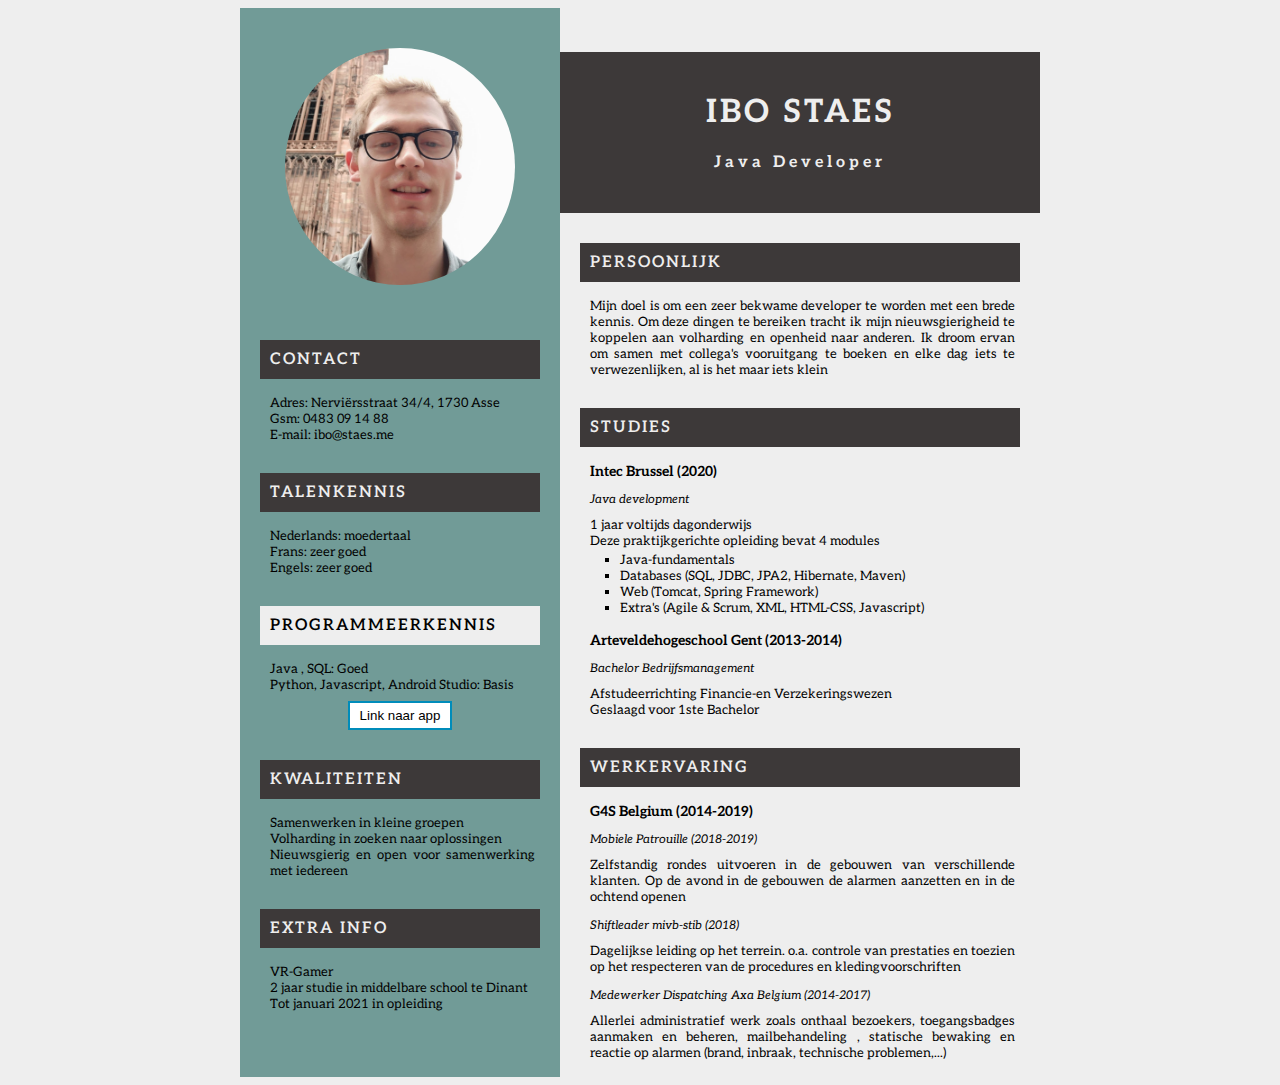
<file: CV/index.htm>
<!DOCTYPE html>
<html>
<head>
<title>CV Ibo Staes</title>
<link rel="stylesheet" href="styles.css">
<link href='https://fonts.googleapis.com/css?family=Aleo' rel='stylesheet'>
<meta name="viewport" content="width=device-width, initial-scale=1.0">
<style>
  @media (max-width: 700px) {
  .leftPanel, .rightPanel {
    width: 100%;
    height: auto;
  }
}
</style>
</head>

<body style="font-family: 'Aleo';">
  <div class="full">
    <div class="leftPanel">
      <img src="picc.jpg">
      <section class="wrapper">
        <p class="subTitle">contact</p>
        <p class="plainText">
          Adres: Nerviërsstraat 34/4, 1730 Asse <br>
          Gsm: 0483 09 14 88 <br>
          E-mail: ibo@staes.me
        </p>
      </section>
      <section class="wrapper">
        <p class="subTitle">talenkennis</p>
        <p class="plainText">
          Nederlands: moedertaal <br>
          Frans: zeer goed <br>
          Engels: zeer goed
        </p>
      </section>
      <section class="wrapper">
        <p class="subTitleSpecial">programmeerkennis</p>
        <p class="plainText">
          Java , SQL: Goed <br>
          Python, Javascript, Android Studio: Basis
        </p>
      </section>
      <button id="btn" class="btn">Link naar app</button>
      <section class="wrapper">
        <p class="subTitle">kwaliteiten</p>
        <p class="plainText">
          Samenwerken in kleine groepen <br>
          Volharding in zoeken naar oplossingen <br>
          Nieuwsgierig en open voor samenwerking met iedereen
        </p>
      </section>
      <section class="wrapper">
        <p class="subTitle">extra info</p>
        <p class="plainText">
          VR-Gamer <br>
          2 jaar studie in middelbare school te Dinant <br>
          Tot januari 2021 in opleiding
        </p>
      </section>
    </div>
    <div class="rightPanel">
      <section class="heading">
        <h1 class="nameBig">ibo staes</h1>
        <h4 class="jobDesc">Java Developer</h4>
      </section>
      <section class="wrapper">
        <p class="subTitle">persoonlijk</p>
        <p class="plainText">
          Mijn doel is om een zeer bekwame developer te worden met een brede kennis. Om deze dingen te bereiken tracht ik mijn nieuwsgierigheid te koppelen aan volharding en openheid naar anderen. Ik droom ervan om samen met collega's vooruitgang te boeken en elke dag iets te verwezenlijken, al is het maar iets klein
        </p>
      </section>
      <section class="wrapper">
      <p class="subTitle">studies</p>
      <p class="workWrapper">
        <h5 class="workTitle">Intec Brussel (2020)</h5>
        <h6 class="workSubTitle">Java development</h6>
        <p class="plainText">
          1 jaar voltijds dagonderwijs <br>
          Deze praktijkgerichte opleiding bevat 4 modules <br>
          <ul type="square" class="list">
            <li>Java-fundamentals</li>
            <li>Databases (SQL, JDBC, JPA2, Hibernate, Maven)</li>
            <li>Web (Tomcat, Spring Framework)</li>
            <li>Extra's (Agile & Scrum, XML, HTML-CSS, Javascript)</li>
          </ul>
        </p>
      </p>
      <p class="workWrapper">
        <h5 class="workTitle">Arteveldehogeschool Gent (2013-2014)</h5>
        <h6 class="workSubTitle">Bachelor Bedrijfsmanagement</h6>
        <p class="plainText">
          Afstudeerrichting Financie-en Verzekeringswezen <br>
          Geslaagd voor 1ste Bachelor</p>
      </p>
    </section>
      <section class="wrapper">
      <p class="subTitle">werkervaring</p>
      <p class="workWrapper">
        <h5 class="workTitle">G4S Belgium (2014-2019)</h5>
        <h6 class="workSubTitle">Mobiele Patrouille (2018-2019)</h6>
        <p class="plainText">
          Zelfstandig rondes uitvoeren in de gebouwen van verschillende klanten. Op de avond in de gebouwen de alarmen aanzetten en in de ochtend openen
        </p>
        <h6 class="workSubTitle">Shiftleader mivb-stib (2018)</h6>
        <p class="plainText">
          Dagelijkse leiding op het terrein. o.a. controle van prestaties en toezien op het respecteren van de procedures en kledingvoorschriften
        </p>
        <h6 class="workSubTitle">Medewerker Dispatching Axa Belgium (2014-2017)</h6>
        <p class="plainText">
          Allerlei administratief werk zoals onthaal bezoekers, toegangsbadges aanmaken en beheren, mailbehandeling , statische bewaking en reactie op alarmen (brand, inbraak, technische problemen,...)
        </p>
      </p>
    </section>
    </div>
  </div>

  <script src="myScript.js"></script>

</body>

</html>
</file>
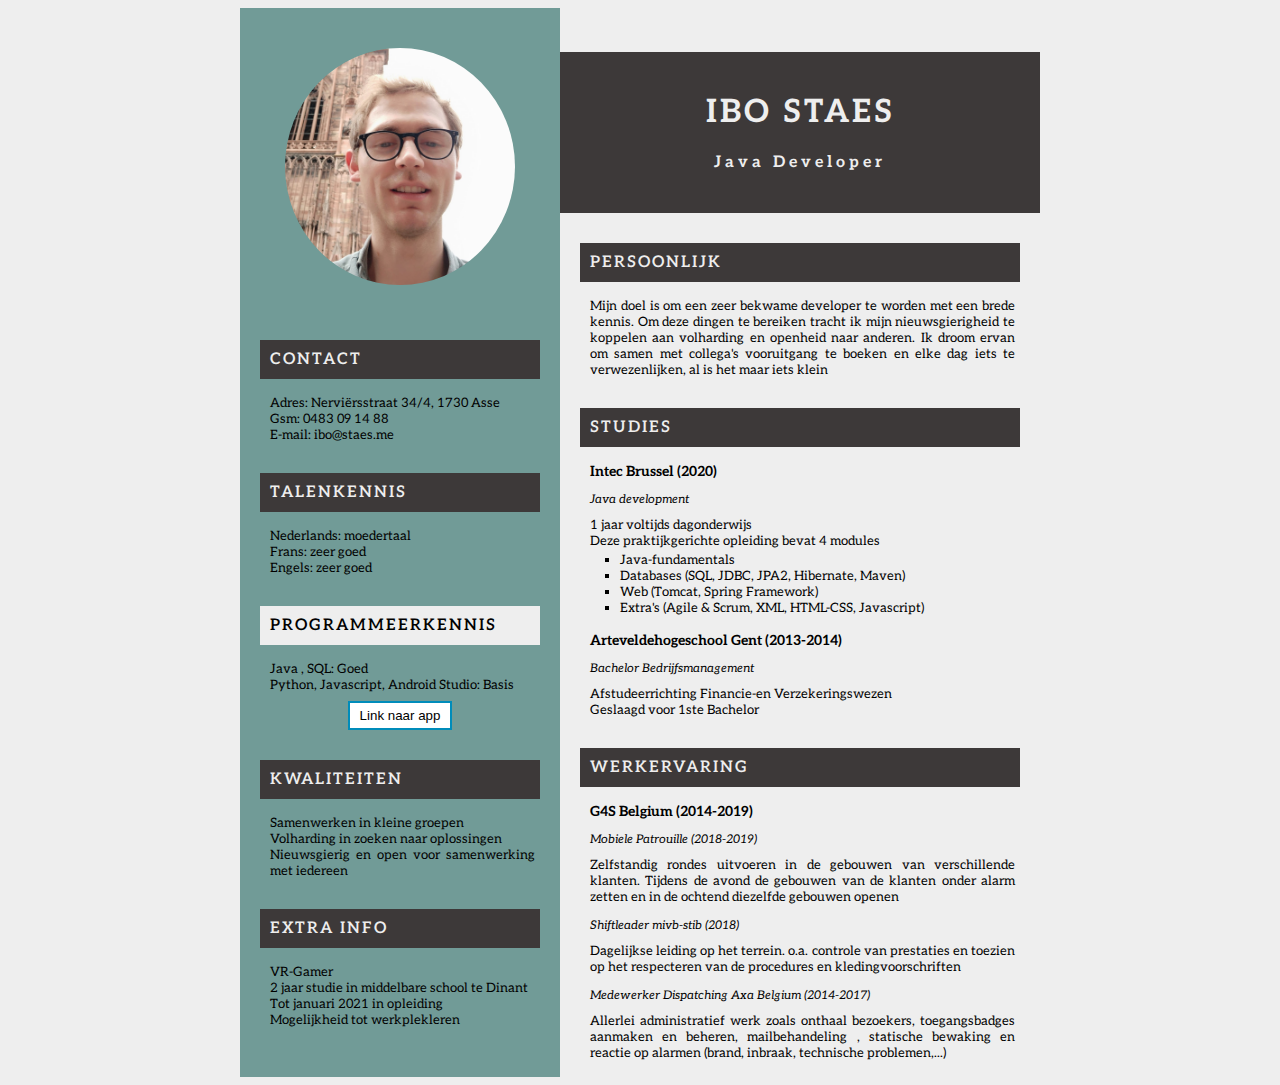
<file: CV/index.html>
<!DOCTYPE html>
<html>
<head>
<title>CV Ibo Staes</title>
<link rel="stylesheet" href="styles.css">
<link href='https://fonts.googleapis.com/css?family=Aleo' rel='stylesheet'>
<meta name="viewport" content="width=device-width, initial-scale=1.0">
<style>
  @media (max-width: 700px) {
  .leftPanel, .rightPanel {
    width: 100%;
    height: auto;
  }
}
</style>
</head>

<body style="font-family: 'Aleo'; align-self:center;">
  <div class="full">
    <div class="leftPanel">
      <img src="picc.jpg">
      <section class="wrapper">
        <p class="subTitle">contact</p>
        <p class="plainText">
          Adres: Nerviërsstraat 34/4, 1730 Asse <br>
          Gsm: 0483 09 14 88 <br>
          E-mail: 
          <a href="mailto:ibo@staes.me" class="mail">ibo@staes.me</a>
        </p>
      </section>
      <section class="wrapper">
        <p class="subTitle">talenkennis</p>
        <p class="plainText">
          Nederlands: moedertaal <br>
          Frans: zeer goed <br>
          Engels: zeer goed
        </p>
      </section>
      <section class="wrapper">
        <p class="subTitleSpecial">programmeerkennis</p>
        <p class="plainText">
          Java , SQL: Goed <br>
          Python, Javascript, Android Studio: Basis
        </p>
      </section>
      <button id="btn" class="btn">Link naar app</button>
      <section class="wrapper">
        <p class="subTitle">kwaliteiten</p>
        <p class="plainText">
          Samenwerken in kleine groepen <br>
          Volharding in zoeken naar oplossingen <br>
          Nieuwsgierig en open voor samenwerking met iedereen
        </p>
      </section>
      <section class="wrapper">
        <p class="subTitle">extra info</p>
        <p class="plainText">
          VR-Gamer <br>
          2 jaar studie in middelbare school te Dinant <br>
          Tot januari 2021 in opleiding <br>
          Mogelijkheid tot werkplekleren
        </p>
      </section>
    </div>
    <div class="rightPanel">
      <section class="heading">
        <h1 class="nameBig">ibo staes</h1>
        <h4 class="jobDesc">Java Developer</h4>
      </section>
      <section class="wrapper">
        <p class="subTitle">persoonlijk</p>
        <p class="plainText">
          Mijn doel is om een zeer bekwame developer te worden met een brede kennis. Om deze dingen te bereiken tracht ik mijn nieuwsgierigheid te koppelen aan volharding en openheid naar anderen. Ik droom ervan om samen met collega's vooruitgang te boeken en elke dag iets te verwezenlijken, al is het maar iets klein
        </p>
      </section>
      <section class="wrapper">
      <p class="subTitle">studies</p>
      <p class="workWrapper">
        <h5 class="workTitle">Intec Brussel (2020)</h5>
        <h6 class="workSubTitle">Java development</h6>
        <p class="plainText">
          1 jaar voltijds dagonderwijs <br>
          Deze praktijkgerichte opleiding bevat 4 modules <br>
          <ul type="square" class="list">
            <li>Java-fundamentals</li>
            <li>Databases (SQL, JDBC, JPA2, Hibernate, Maven)</li>
            <li>Web (Tomcat, Spring Framework)</li>
            <li>Extra's (Agile & Scrum, XML, HTML-CSS, Javascript)</li>
          </ul>
        </p>
      </p>
      <p class="workWrapper">
        <h5 class="workTitle">Arteveldehogeschool Gent (2013-2014)</h5>
        <h6 class="workSubTitle">Bachelor Bedrijfsmanagement</h6>
        <p class="plainText">
          Afstudeerrichting Financie-en Verzekeringswezen <br>
          Geslaagd voor 1ste Bachelor</p>
      </p>
    </section>
      <section class="wrapper">
      <p class="subTitle">werkervaring</p>
      <p class="workWrapper">
        <h5 class="workTitle">G4S Belgium (2014-2019)</h5>
        <h6 class="workSubTitle">Mobiele Patrouille (2018-2019)</h6>
        <p class="plainText">
          Zelfstandig rondes uitvoeren in de gebouwen van verschillende klanten. Tijdens de avond de gebouwen van de klanten onder alarm zetten en in de ochtend diezelfde gebouwen openen
        </p>
        <h6 class="workSubTitle">Shiftleader mivb-stib (2018)</h6>
        <p class="plainText">
          Dagelijkse leiding op het terrein. o.a. controle van prestaties en toezien op het respecteren van de procedures en kledingvoorschriften
        </p>
        <h6 class="workSubTitle">Medewerker Dispatching Axa Belgium (2014-2017)</h6>
        <p class="plainText">
          Allerlei administratief werk zoals onthaal bezoekers, toegangsbadges aanmaken en beheren, mailbehandeling , statische bewaking en reactie op alarmen (brand, inbraak, technische problemen,...)
        </p>
      </p>
    </section>
    </div>
  </div>

  <script src="myScript.js"></script>

</body>

</html>
</file>
<file: CV/styles.css>
body {
  background-color:#eee;
}

img {
  border-radius: 50%;
  width: 250px;
  height: auto;
  padding: 10px;
  margin-bottom: 10px;
  margin-top: 30px;
}

img:hover {
  filter: grayscale(100%);
}

.mail{
  text-decoration: none;
  color: black;
}

* {
  box-sizing: border-box;
}

.full {
  width: 100%;
  max-width: 800px;
  overflow: hidden;
  margin: auto;
}

.leftPanel{
  text-align: center;
  width: 40%;
  float: left;
  background-color: rgb(113, 155, 151);
  padding-bottom: 500em;
  margin-bottom: -500em;
}

.rightPanel{
  width: 60%;
  float: left;
  padding-bottom: 500em;
  margin-bottom: -500em;
}

.wrapper{
  text-align: left;
  margin-top: 30px;
  margin-left: 20px;
  margin-right: 20px;
}

.subTitle{
  font-weight: 600;
  font-size: 11,5px;
  letter-spacing: 2px;
  background-color: rgb(61, 57, 57);
  color: #eee;
  padding: 10px;
  text-transform: uppercase;
}

.subTitleSpecial{
  letter-spacing: 2px;
  font-weight: 600;
  font-size: 11,5px;
  background-color: #eee;
  color: black;
  padding: 10px;
  text-transform: uppercase;
}

.plainText{
  font-size: 13px;
  margin-top: 5px;
  padding-right: 5px;
  padding-left: 10px;
  text-align: justify;
}

.btn{
  margin-top: -5px;
  background-color: white; 
  color: black; 
  border: 2px solid #008CBA;
  cursor: pointer;
  text-decoration: none;
  padding: 5px 10px;
  transition-duration: 0.4s;
  display: inline-block;
}

.btn:link{
  text-decoration: none;
}

.btn:visited{
  text-decoration: none;
}

.btn:hover{
  background-color: #008CBA;
  color: white;
}

.heading{
  background-color: rgb(61, 57, 57);
  color: #eee;
  text-align: center;
  margin-top: 44px;
  padding-top: 20px;
  padding-bottom: 20px;
}

.nameBig{
  text-transform: uppercase;
  letter-spacing: 3px;
  font-size: 32px;
}

.jobDesc{
  letter-spacing: 4px;
}

.workTitle{
  margin-top: 0px;
  font-size: 14px;
  margin-bottom: 12px;
  padding-right: 5px;
  padding-left: 10px;
}

.workSubTitle{
  margin-top: 2px;
  font-size: 12px;
  font-weight: normal;
  font-style: italic;
  margin-bottom: 10px;
  padding-right: 5px;
  padding-left: 10px;
}

.list{
  margin-top: -10px;
  font-size: 13px;
}
</file>
